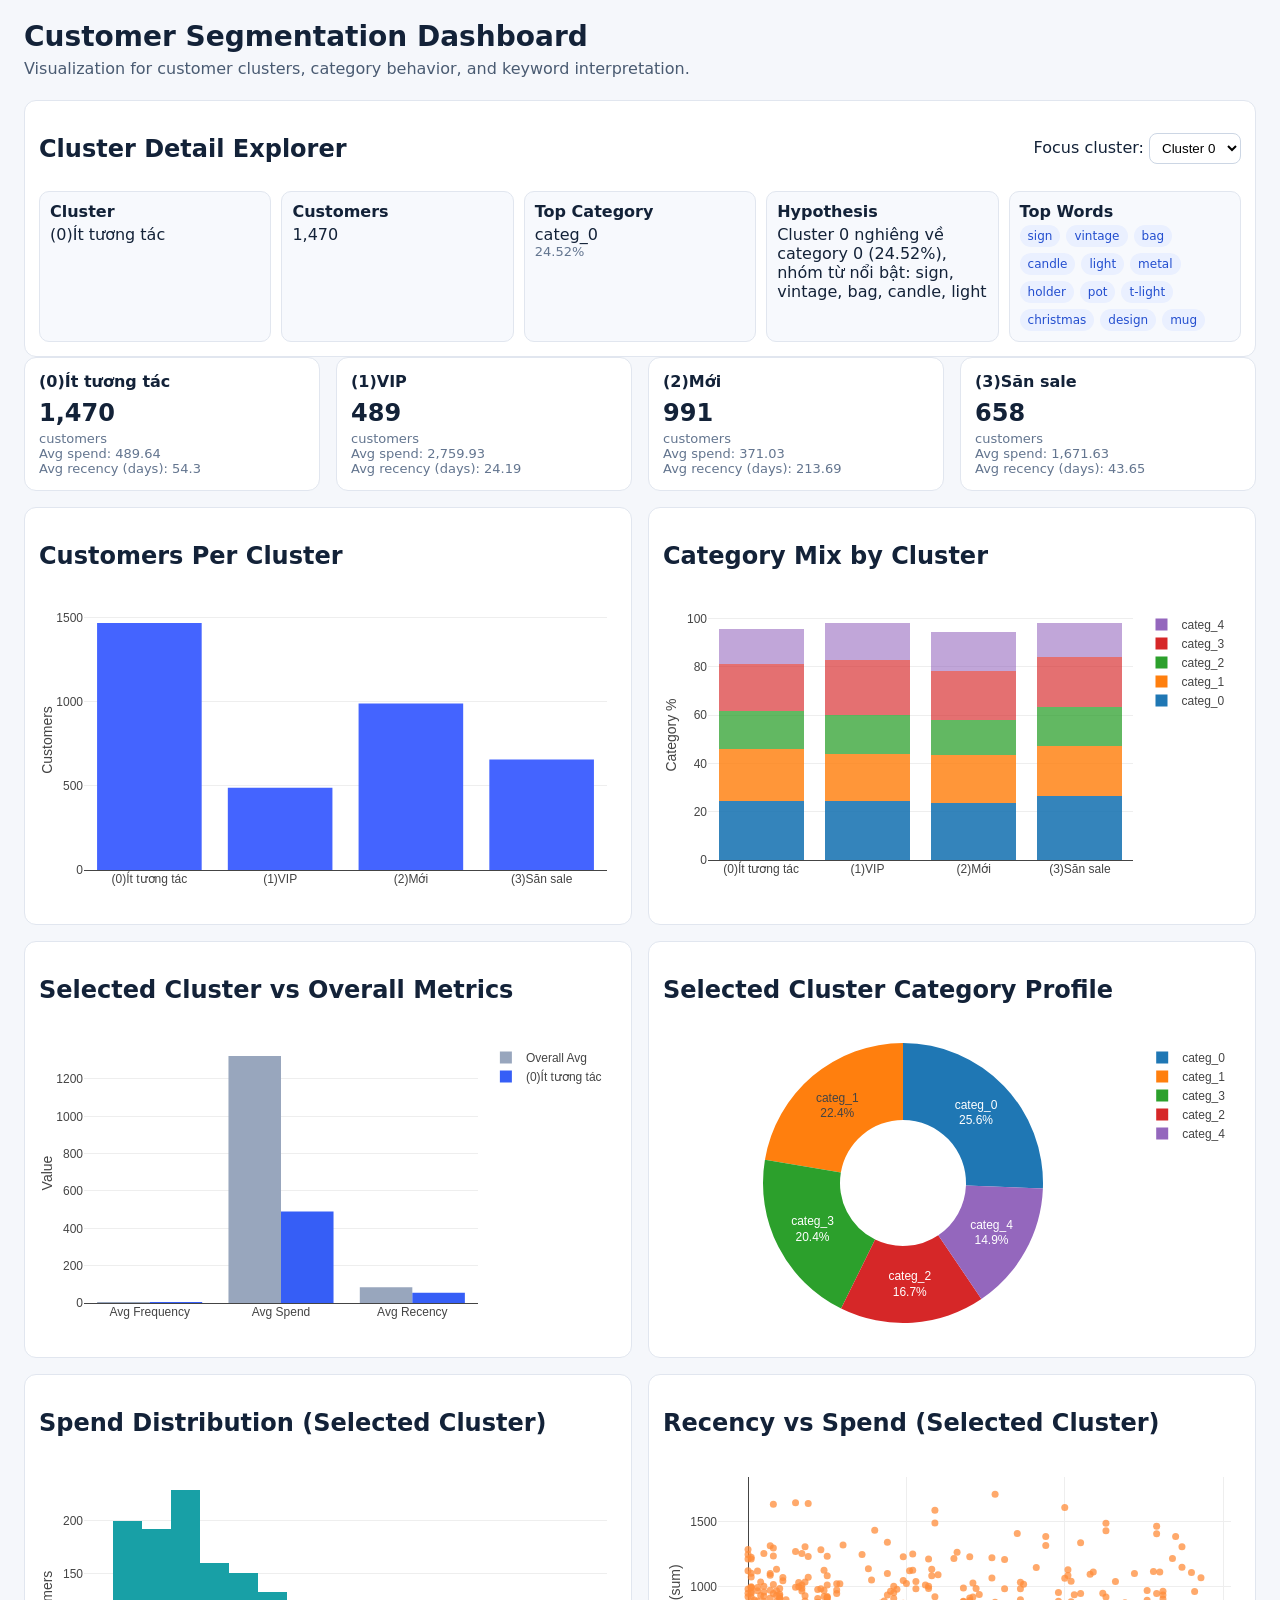
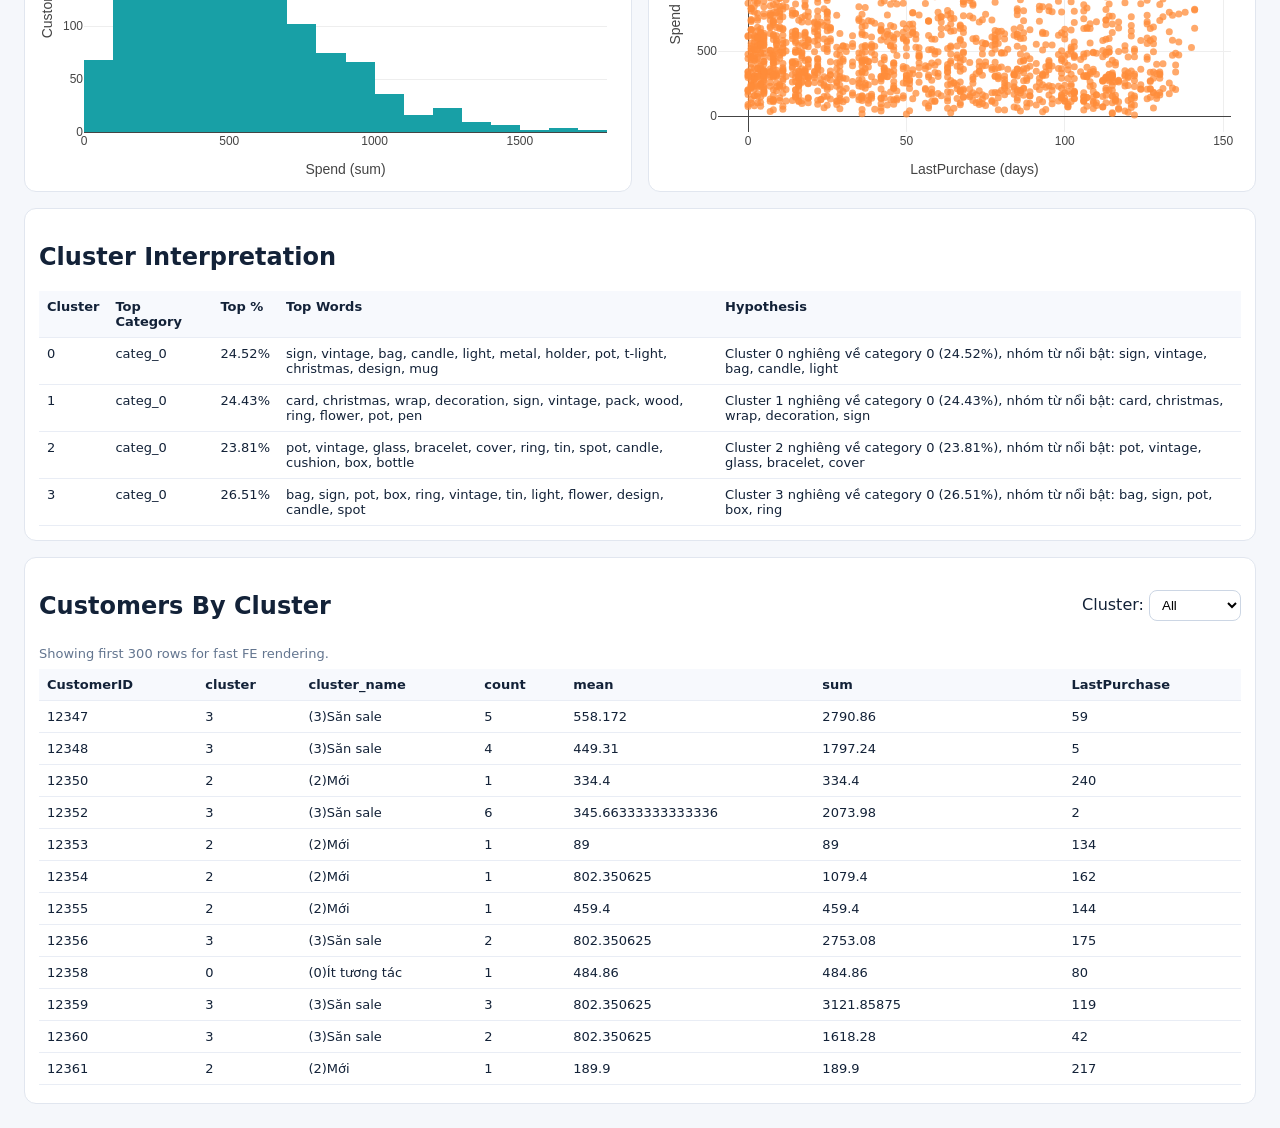
<file: frontend/index.html>
<!doctype html>
<html lang="en">
<head>
  <meta charset="UTF-8" />
  <meta name="viewport" content="width=device-width, initial-scale=1.0" />
  <title>Customer Segmentation Dashboard</title>
  <link rel="stylesheet" href="./styles.css" />
  <script src="https://cdn.plot.ly/plotly-2.35.2.min.js"></script>
</head>
<body>
  <header class="page-header">
    <h1>Customer Segmentation Dashboard</h1>
    <p>Visualization for customer clusters, category behavior, and keyword interpretation.</p>
  </header>

  <main class="container">
    <section class="panel">
      <div class="table-head">
        <h2>Cluster Detail Explorer</h2>
        <label>
          Focus cluster:
          <select id="clusterFocus"></select>
        </label>
      </div>
      <div id="clusterInsights" class="insights"></div>
    </section>

    <section id="kpi-cards" class="grid cards"></section>

    <section class="grid charts">
      <article class="panel">
        <h2>Customers Per Cluster</h2>
        <div id="customersBar" class="chart"></div>
      </article>
      <article class="panel">
        <h2>Category Mix by Cluster</h2>
        <div id="categoryStacked" class="chart"></div>
      </article>
    </section>

    <section class="grid charts">
      <article class="panel">
        <h2>Selected Cluster vs Overall Metrics</h2>
        <div id="clusterCompare" class="chart"></div>
      </article>
      <article class="panel">
        <h2>Selected Cluster Category Profile</h2>
        <div id="clusterCategoryDonut" class="chart"></div>
      </article>
    </section>

    <section class="grid charts">
      <article class="panel">
        <h2>Spend Distribution (Selected Cluster)</h2>
        <div id="spendDistribution" class="chart"></div>
      </article>
      <article class="panel">
        <h2>Recency vs Spend (Selected Cluster)</h2>
        <div id="recencySpendScatter" class="chart"></div>
      </article>
    </section>

    <section class="grid charts">
      <article class="panel">
        <h2>Cluster Interpretation</h2>
        <div class="table-wrap">
          <table id="interpretTable">
            <thead>
              <tr>
                <th>Cluster</th>
                <th>Top Category</th>
                <th>Top %</th>
                <th>Top Words</th>
                <th>Hypothesis</th>
              </tr>
            </thead>
            <tbody></tbody>
          </table>
        </div>
      </article>
    </section>

    <section class="panel">
      <div class="table-head">
        <h2>Customers By Cluster</h2>
        <label>
          Cluster:
          <select id="clusterFilter"></select>
        </label>
      </div>
      <p class="hint">Showing first 300 rows for fast FE rendering.</p>
      <div class="table-wrap">
        <table id="customersTable">
          <thead></thead>
          <tbody></tbody>
        </table>
      </div>
    </section>
  </main>

  <script src="./main.js"></script>
</body>
</html>
</file>
<file: frontend/styles.css>
* {
  box-sizing: border-box;
}

body {
  margin: 0;
  font-family: Inter, system-ui, -apple-system, Segoe UI, Roboto, Arial, sans-serif;
  background: #f5f7fb;
  color: #132238;
}

.page-header {
  padding: 20px 24px 10px;
}

.page-header h1 {
  margin: 0 0 6px;
  font-size: 28px;
}

.page-header p {
  margin: 0;
  color: #4a5b72;
}

.container {
  padding: 12px 24px 24px;
}

.grid {
  display: grid;
  gap: 16px;
  margin-bottom: 16px;
}

.cards {
  grid-template-columns: repeat(auto-fit, minmax(220px, 1fr));
}

.charts {
  grid-template-columns: repeat(auto-fit, minmax(380px, 1fr));
}

.panel,
.card {
  background: #fff;
  border: 1px solid #e1e6ef;
  border-radius: 12px;
  padding: 14px;
}

.insights {
  margin-top: 8px;
  display: grid;
  grid-template-columns: repeat(auto-fit, minmax(220px, 1fr));
  gap: 10px;
}

.insight-item {
  background: #f7f9fd;
  border: 1px solid #e1e6ef;
  border-radius: 10px;
  padding: 10px;
}

.insight-item strong {
  display: block;
  margin-bottom: 4px;
}

.word-tags {
  display: flex;
  flex-wrap: wrap;
  gap: 6px;
}

.word-tag {
  background: #eaf0ff;
  color: #234ecf;
  border-radius: 999px;
  padding: 4px 8px;
  font-size: 12px;
}

.card h3 {
  margin: 0 0 8px;
  font-size: 16px;
}

.card .value {
  font-weight: 700;
  font-size: 24px;
  margin-bottom: 4px;
}

.meta {
  color: #63758f;
  font-size: 13px;
}

.chart {
  min-height: 320px;
}

.table-head {
  display: flex;
  align-items: center;
  justify-content: space-between;
  gap: 10px;
}

.hint {
  margin: 6px 0 8px;
  color: #63758f;
  font-size: 13px;
}

table {
  width: 100%;
  border-collapse: collapse;
  font-size: 13px;
}

th,
td {
  border-bottom: 1px solid #e9edf5;
  text-align: left;
  padding: 8px;
  vertical-align: top;
}

th {
  background: #f7f9fd;
  position: sticky;
  top: 0;
}

.table-wrap {
  max-height: 420px;
  overflow: auto;
}

select {
  border: 1px solid #ccd6e4;
  border-radius: 8px;
  padding: 6px 8px;
  background: #fff;
}
</file>
